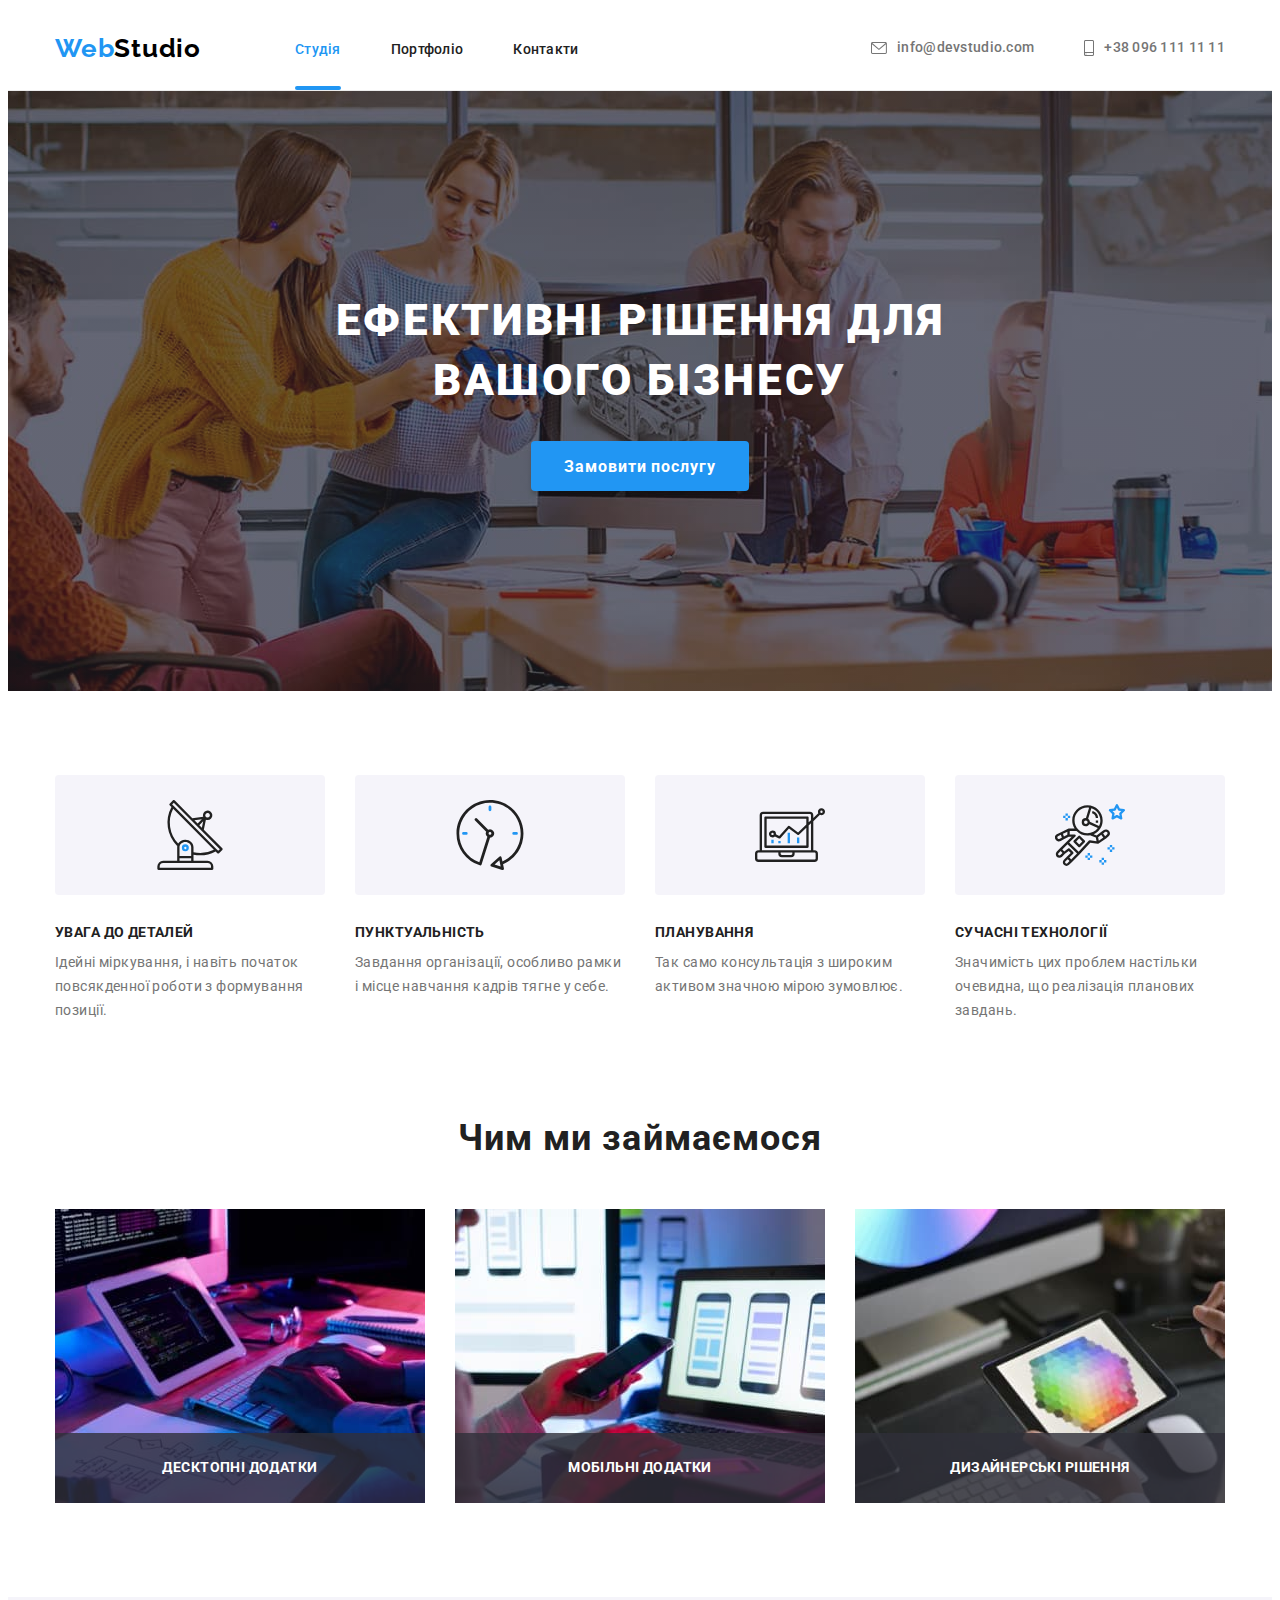
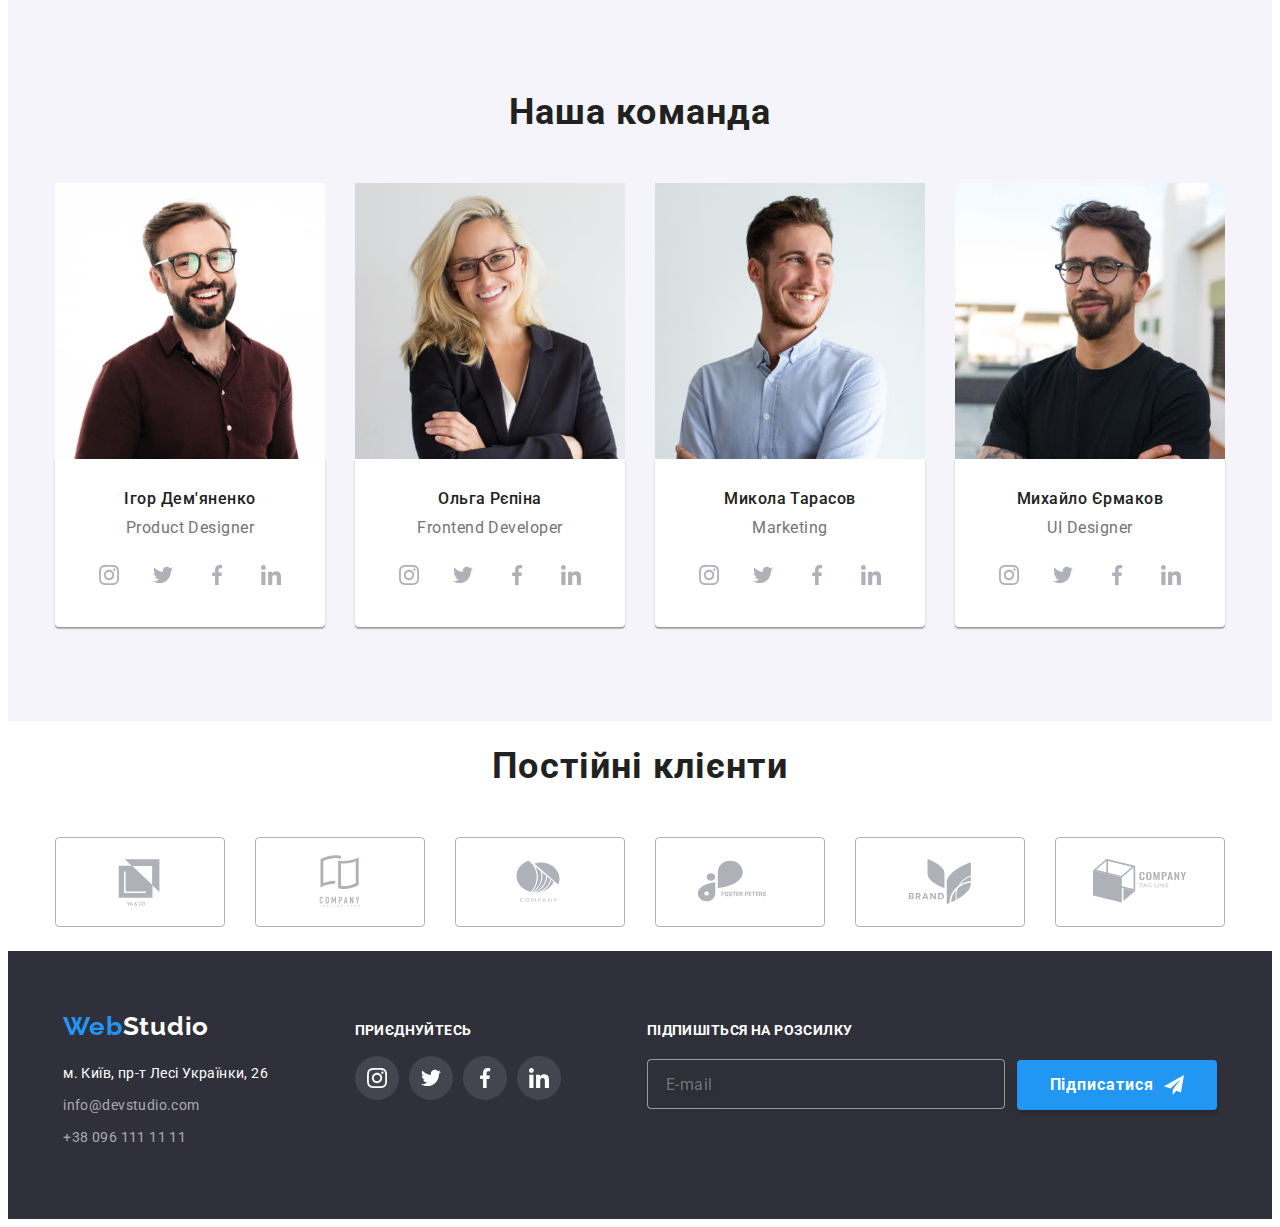
<file: index.html>
<!DOCTYPE html>
<html lang="uk">

<head>
    <meta charset="UTF-8">
    <meta http-equiv="X-UA-Compatible" content="IE=edge">
    <meta name="viewport" content="width=device-width, initial-scale=1.0">
    <title>WebStudio</title>
    <link rel="preconnect" href="https://fonts.googleapis.com">
    <link rel="preconnect" href="https://fonts.gstatic.com" crossorigin>
    <link
        href="https://fonts.googleapis.com/css2?family=Raleway:wght@700&family=Roboto:wght@400;500;700;900&display=swap"
        rel="stylesheet">
    <link rel="stylesheet" href="https://cdnjs.cloudflare.com/ajax/libs/modern-normalize/1.1.0/modern-normalize.min.css" integrity="sha512-wpPYUAdjBVSE4KJnH1VR1HeZfpl1ub8YT/NKx4PuQ5NmX2tKuGu6U/JRp5y+Y8XG2tV+wKQpNHVUX03MfMFn9Q==" crossorigin="anonymous" referrerpolicy="no-referrer" />
    <!-- <link rel="stylesheet" href="./css/styles.css"> -->
    <link rel="stylesheet" href="./css/main.min.css">
    
</head>

<body>
    <header class="header">
        <div class="container header">
            <nav class="navigation">
                <a class="navigation__logo" href="./index.html">
                    Web<span>Studio</span>
                </a>
                <ul class="menu list">
                    <li class="menu__item"><a href="./index.html" class="menu__link current">Студія</a></li>
                    <li class="menu__item"><a href="./portfolio.html" class="menu__link">Портфоліо</a></li>
                    <li class="menu__item"><a href="#" class="menu__link">Контакти</a></li>
                </ul>
            </nav>
            <ul class="connect list">
                <li><a href="mailto:info@devstudio.com" class="connect__mail">
                        <svg class="connect__icon" width="16" height="12">
                            <use href="./image/icons.svg#icon-envelope"></use>
                        </svg>
                    info@devstudio.com</a></li>
                <li><a href="tel:+380961111111" class="connect__tel">
                        <svg class="connect__icon" width="10" height="16">
                            <use href="./image/icons.svg#icon-smartphone"></use>
                        </svg>
                    +38 096 111 11 11</a></li>
            </ul>
        <button type="button" class="menu-open js-open-menu">
            <svg class="button-menu__icon" width="40" height="40" aria-label="мобільне меню">
                <use class="button-menu__open" href="./image/icons.svg#icon-menu"></use>
            </svg>
        </button>
        </div>
        <div class="mob-menu js-menu-container">
            <button type="button" class="mob-menu__button-close js-close-menu">
              <svg class="button-menu__icon" width="30" height="30" aria-label="перемикач мобільного меню">
                <use class="button-menu__closed" href="./image/icons.svg#icon-close-black" aria-expanded="false"></use>
              </svg>
            </button>
            <nav class="mob-menu__container">
              <ul class="mob-menu__list list">
                <li class="mob-menu__social-item"><a class="mob-menu__link current"
                    href="./index.html">Студія</a></li>
                <li class="mob-menu__social-item"><a class="mob-menu__link" href="./portfolio.html">Портфоліо</a></li>
                <li class="mob-menu__social-item"><a class="mob-menu__link" href="#">Контакти</a></li>
              </ul>
              <ul class="mob-menu__contacts list">
                <li class="mob-menu__tel">
                  <a class="mob-menu__tel-link" href="tel:+380961111111">+38 096 111 11 11</a>
                </li>
                <li class="mob-menu__mail">
                  <a class="mob-menu__mail-link" href="mailto:info@devstudio.com">info@devstudio.com</a>
                </li>
              </ul>
              <ul class="mob-menu_socials list">
                <li><a class="mob-menu__social-link" href="">Instagram</a></li>
                <span class="line"></span>
                <li><a class="mob-menu__social-link" href="">Twitter</a></li>
                <span class="line"></span>
                <li><a class="mob-menu__social-link" href="">Facebook</a></li>
                <span class="line"></span>
                <li><a class="mob-menu__social-link" href="">LinkedIn</a></li>
              </ul>
            </nav>
          </div>
    </header> 
    <main>
       <section class="hero ">
            <div class="container hero__container">
                <h1 class="hero__title">Ефективні рішення для вашого бізнесу</h1>
                <button type="button" class="hero__btn" data-modal-open>Замовити послугу</button>
            </div>
        </section>
        <section class="pic section">
            <div class="container pic__container">
                <h2 class="visually-hidden">Переваги</h2>
                <ul class="pic-list list">
                    <li class="pic-list__item icon-antenna">
                            <h3 class="subtitle pic-list__subtitle">Увага до деталей</h3>
                            <p class="after-title pic-lis__text">Ідейні міркування, і навіть початок повсякденної роботи з формування
                                позиції.</p>
                    </li>
                    <li class="pic-list__item icon-clock">
                            <h3 class="subtitle pic-list__subtitle">Пунктуальність</h3>
                            <p class="after-title pic-lis__text">Завдання організації, особливо рамки і місце навчання кадрів тягне у себе.
                            </p>
                    </li>
                    <li class="pic-list__item icon-diagram">
                            <h3 class="subtitle pic-list__subtitle">Планування</h3>
                            <p class="after-title pic-lis__text">Так само консультація з широким активом значною мірою зумовлює.</p>
                    </li>
                    <li class="pic-list__item icon-astronaut">
                            <h3 class="subtitle pic-list__subtitle">Сучасні технології</h3>
                            <p class="after-title pic-lis__text">Значимість цих проблем настільки очевидна, що реалізація планових завдань.
                            </p>
                    </li>
                </ul>
            </div>
        </section>
        <section class="section">
            <div class="container illustration">
                <h2 class="illustration__title">Чим ми займаємося</h2>
                <ul class="illustration-list list">
                    <li class="illustration-list__item">
                        <source srcset="./image/box1.jpg 1x, ./image/box1-2x.jpg 2x" media="(min-width: 1200px)">
                        <img src="./image/box1.jpg" alt="розробка сайтів" width="370">
                        <div class="illustration-list__wrap">
                            <h3 class="illustration-list__text">Десктопні додатки</h3>
                        </div>
                    </li>
                    <li class="illustration-list__item">
                        <source srcset="./image/box2.jpg 1x, .//image/box2-2x.jpg 2x" media="(min-width:1200px)">
                        <img src="./image/box2.jpg" alt="розробка мобільних додатків" width="370">
                        <div class="illustration-list__wrap">
                            <h3 class="illustration-list__text">Мобільні додатки</h3>
                        </div>
                    </li>
                    <li class="illustration-list__item">
                        <source srcset="./image/box3.jpg 1x, .//image/box3-2x.jpg 2x" media="(min-width:1200px)">
                        <img src="./image/box3.jpg" alt="кольорове оформлення сайту" width="370">
                        <div class="illustration-list__wrap">
                            <h3 class="illustration-list__text">Дизайнерські рішення</h3>
                        </div>
                    </li>
                </ul>
            </div>
        </section>
        <section class="team section">
            <div class="container team">
                <h2 class="team__title">Наша команда</h2>
                <ul class="team-list list">
                    <li class="team-list__item">
                        <source srcset="./image/teamcard3-mob.jpg 1x, ./image/teamcard3-mob-2x.jpg 2x"
                            media="(min-width: 320px)">
                        <source srcset="./image/teamcard3-tb.jpg 1x, ./image/teamcard3-tb-2x.jpg 2x"
                            media="(min-width: 768px, max-width: 1199px)">
                        <source srcset="./image/teamcard3.jpg 1x, ./image/teamcard3-2x.jpg 2x" 
                            media="(min-width: 1200px)">
                        <img src="./image/teamcard3-mob.jpg" alt="чоловік в окулярах" width="270"> 
                        <div class="card">                           
                            <h3 class="card__title">Ігор Дем'яненко</h3>
                            <p lang="en" class="card__after-title">Product Designer</p>
                            <ul class="soc-list list">
                                <li class="soc-list__item"><a href="" class="soc-list__link link">
                                    <svg class="soc-list__icon" width="20" height="20">
                                        <use href="./image/icons.svg#icon-instagram"></use>
                                    </svg>
                                </a></li>
                                <li class="soc-list__item"><a href="" class="soc-list__link link">
                                    <svg class="soc-list__icon" width="20" height="20">
                                        <use href="./image/icons.svg#icon-twitter"></use>
                                    </svg>
                                </a></li>
                                <li class="soc-list__item"><a href="" class="soc-list__link link">
                                    <svg class="soc-list__icon" width="20" height="20">
                                        <use href="./image/icons.svg#icon-facebook"></use>
                                    </svg>
                                </a></li>
                                <li class="soc-list__item"><a href="" class="soc-list__link link">
                                    <svg class="soc-list__icon" width="20" height="20">
                                        <use href="./image/icons.svg#icon-linkedin"></use>
                                    </svg>
                                </a></li>
                            </ul>
                        </div>
                    </li>
                    <li class="team-list__item">
                        <source srcset="./image/teamcard2-mb.jpg 1x, ./image/teamcard2-mb-2x.jpg 2x"
                        media="(min-width: 320px)">
                        <source srcset="./image/teamcard2-tb.jpg 1x, ./image/teamcard2-tb-2x.jpg 2x"
                        media="(min-width: 768px, max-width: 1199px)">
                        <source srcset="./image/teamcard2.jpg 1x, ./image/teamcard2-2x.jpg 2x" 
                        media="(min-width: 1200px)">
                        <img src="./image/teamcard2-mb.jpg" alt="жінка в окулярах" width="270">   
                        <div class="card">                         
                            <h3 class="card__title">Ольга Рєпіна</h3>
                            <p lang="en" class="card__after-title">Frontend Developer</p>
                            <ul class="soc-list list">
                                <li class="soc-list__item"><a href="" class="soc-list__link link">
                                    <svg class="soc-list__icon" width="20" height="20">
                                        <use href="./image/icons.svg#icon-instagram"></use>
                                    </svg>
                                </a></li>
                                <li class="soc-list__item"><a href="" class="soc-list__link link">
                                    <svg class="soc-list__icon" width="20" height="20">
                                        <use href="./image/icons.svg#icon-twitter"></use>
                                    </svg>
                                </a></li>
                                <li class="soc-list__item"><a href="" class="soc-list__link link">
                                    <svg class="soc-list__icon" width="20" height="20">
                                        <use href="./image/icons.svg#icon-facebook"></use>
                                    </svg>
                                </a></li>
                                <li class="soc-list__item"><a href="" class="soc-list__link link">
                                    <svg class="soc-list__icon" width="20" height="20">
                                        <use href="./image/icons.svg#icon-linkedin"></use>
                                    </svg>
                                </a></li>
                            </ul>
                        </div>
                    </li>
                    <li class="team-list__item">
                        <source srcset="./image/teamcard1-mb.jpg 1x, ./image/teamcard1-mb-2x.jpg 2x"
                        media="(min-width: 320px)">
                        <source srcset="./image/teamcard1-tb.jpg 1x, ./image/teamcard1-tb-2x.jpg 2x"
                        media="(min-width: 768px, max-width: 1199px)">
                        <source srcset="./image/teamcard1.jpg 1x, ./image/teamcard1-2x.jpg 2x" 
                        media="(min-width: 1200px)">
                        <img src="./image/teamcard1-mb.jpg" alt="чоловік" width="270">  
                        <div class="card">                          
                            <h3 class="card__title">Микола Тарасов</h3>
                            <p lang="en" class="card__after-title">Marketing</p>
                            <ul class="soc-list list">
                                <li class="soc-list__item"><a href="" class="soc-list__link link">
                                    <svg class="soc-list__icon" width="20" height="20">
                                        <use href="./image/icons.svg#icon-instagram"></use>
                                    </svg>
                                </a></li>
                                <li class="soc-list__item"><a href="" class="soc-list__link link">
                                    <svg class="soc-list__icon" width="20" height="20">
                                        <use href="./image/icons.svg#icon-twitter"></use>
                                    </svg>
                                </a></li>
                                <li class="soc-list__item"><a href="" class="soc-list__link link">
                                    <svg class="soc-list__icon" width="20" height="20">
                                        <use href="./image/icons.svg#icon-facebook"></use>
                                    </svg>
                                </a></li>
                                <li class="soc-list__item"><a href="" class="soc-list__link link">
                                    <svg class="soc-list__icon" width="20" height="20">
                                        <use href="./image/icons.svg#icon-linkedin"></use>
                                    </svg>
                                </a></li>
                            </ul>
                        </div>
                    </li>
                    <li class="team-list__item">
                        <source srcset="./image/teamcard4-mb.jpg 1x, ./image/teamcard4-mb-2x.jpg 2x"
                        media="(min-width: 320px)">
                        <source srcset="./image/teamcard4-tb.jpg 1x, ./image/teamcard4-tb-2x.jpg 2x"
                        media="(min-width: 768px, max-width: 1199px)">
                        <source srcset="./image/teamcard4.jpg 1x, ./image/teamcard4-2x.jpg 2x" 
                        media="(min-width: 1200px)">
                        <img src="./image/teamcard4-mb.jpg" alt="чоловік" width="270">
                        <div class="card">
                            <h3 class="card__title">Михайло Єрмаков</h3>
                            <p lang="en" class="card__after-title">UI Designer</p>
                            <ul class="soc-list list">
                                <li class="soc-list__item"><a href="" class="soc-list__link link">
                                    <svg class="soc-list__icon" width="20" height="20">
                                        <use href="./image/icons.svg#icon-instagram"></use>
                                    </svg>
                                </a></li>
                                <li class="soc-list__item"><a href="" class="soc-list__link link">
                                    <svg class="soc-list__icon" width="20" height="20">
                                        <use href="./image/icons.svg#icon-twitter"></use>
                                    </svg>
                                </a></li>
                                <li class="soc-list__item"><a href="" class="soc-list__link link">
                                    <svg class="soc-list__icon" width="20" height="20">
                                        <use href="./image/icons.svg#icon-facebook"></use>
                                    </svg>
                                </a></li>
                                <li class="soc-list__item"><a href="" class="soc-list__link link">
                                    <svg class="soc-list__icon" width="20" height="20">
                                        <use href="./image/icons.svg#icon-linkedin"></use>
                                    </svg>
                                </a></li>
                            </ul>
                        </div>
                    </li>
                </ul>
            </div>
        </section> 
        <section class="client section">
            <div class="container client__container">
                <h2 class="client__title">Постійні клієнти</h2>
                <ul class="icon-list list">
                    <li class="icon-list__item"><a href="" class="icon-list__link link">
                        <svg class="icon-list__icon" width="106" height="60">
                            <use href="./image/icons.svg#icon-logo1"></use>
                        </svg>
                    </a></li>
                    <li class="icon-list__item"><a href="" class="icon-list__link link">
                        <svg class="icon-list__icon" width="106" height="60">
                            <use href="./image/icons.svg#icon-logo2"></use>
                        </svg>
                    </a></li>
                    <li class="icon-list__item"><a href="" class="icon-list__link link">
                        <svg class="icon-list__icon" width="106" height="60">
                            <use href="./image/icons.svg#icon-logo3"></use>
                        </svg>
                    </a></li>
                    <li class="icon-list__item"><a href="" class="icon-list__link link">
                        <svg class="icon-list__icon" width="106" height="60">
                            <use href="./image/icons.svg#icon-logo4"></use>
                        </svg>
                    </a></li>
                    <li class="icon-list__item"><a href="" class="icon-list__link link">
                        <svg class="icon-list__icon" width="106" height="60">
                            <use href="./image/icons.svg#icon-logo5"></use>
                        </svg>
                    </a></li>
                    <li class="icon-list__item"><a href="" class="icon-list__link link">
                        <svg class="icon-list__icon" width="106" height="60">
                            <use href="./image/icons.svg#icon-logo6"></use>
                        </svg>
                    </a></li>
                </ul>
            </div>
        </section> 
    </main>
    <footer class="bottom">
        <div class="footer-container container">
            <div class="footer-adress">
                <a href="./index.html" class="bottom-logo">
                    Web<span class="studio">Studio</span>
                </a>
                <address class="bottom-contact">
                    <ul class="bottom-list list">
                        <li class="bottom-item item">
                            <a href="https://goo.gl/maps/CPtrU1FHBa2aNyZL9" target="_blank" rel="noopener noreferrer"
                                class="bottom-address item">м. Київ,
                                пр-т Лесі Українки,
                                26
                            </a>
                        </li>
                        <li class="bottom-item 	item">
                            <a href="mailto:info@devstudio.com" class="bottom-mail item">info@devstudio.com</a>
                        </li>
                        <li class="bottom-item">
                            <a href="tel:+380961111111" class="bottom-tel">+38 096 111 11 11</a>
                        </li>
                    </ul>
                </address>
            </div>
            <div class="footer-soc">
                <p class="footer-soc__text">приєднуйтесь</p>
                <ul class="footer-list list">
                    <li class="footer-list__item"><a href="" class="footer-list__link link">
                        <svg class="footer-list__icon" width="20" height="20">
                            <use href="./image/icons.svg#icon-instagram"></use>
                        </svg>
                    </a></li>
                    <li class="footer-list__item"><a href="" class="footer-list__link link">
                        <svg class="footer-list__icon"  width="20" height="20">
                            <use href="./image/icons.svg#icon-twitter"></use>
                        </svg>
                    </a></li>
                    <li class="footer-list__item"><a href="" class="footer-list__link link">
                        <svg class="footer-list__icon" width="20" height="20">
                            <use href="./image/icons.svg#icon-facebook"></use>
                        </svg>
                    </a></li>
                    <li class="footer-list__item"><a href="" class="footer-list__link link">
                        <svg class="footer-list__icon" width="20" height="20">
                            <use href="./image/icons.svg#icon-linkedin"></use>
                        </svg>
                    </a></li>
                </ul>
            </div>
            <div class="subscription">
                <p class="subscription__text">підпишіться на розсилку</p>
                <form action="#" class="subscription__form">
                  <div class="mail-subscription">
                    <label for="mail-subscription">
                        <input
                          class="mail-subscription"
                          type="mail"
                          placeholder="E-mail"
                          name="mail-subscription"
                          id="mail-subscription"
                        />
                      </label>
                  </div>
                  <div class="submit-button">
                    <button class="submit-btn" type="submit">
                        Підписатися
                        <svg class="icon-subscription" width="20" height="20">
                          <use href="./image/icons.svg#icon-send"></use>
                        </svg>
                      </button>
                  </div>
            </div>   
        </div>    
    </footer>
                     <!-- Modal -->
    <div class="backdrop is-hidden" data-modal>
        <div class="modal">
            <button type="button" class="modal-close" data-modal-close>
                <svg class="modal-close-icon" width="18" height="18">
                    <use href="./image/icons.svg#icon-close-black"></use>
                </svg>
            </button>
            <p class="modal-title">Залиште свої дані, ми вам передзвонимо</p>
            <form class="modal-form">
                    <label for="user-name" class="input-label">Ім'я</label>
                    <div class="input-wrap">
                        <input 
                            type="text" 
                            class="modal-input" 
                            name="user-name"
                            required
                            id="user-name"
                        />
                        <svg class="modal-input-icon" width="18" height="18">
                            <use href="./image/icons.svg#icon-person"></use>
                        </svg>
                    </div>
                    <label for="user-tel" class="input-label">Телефон</label>
                    <div class="input-wrap">
                        <input 
                            type="tel" 
                            class="modal-input" 
                            name="user-tel"
                            required
                            id="user-tel"
                         />
                         <svg class="modal-input-icon" width="18" height="18">
                            <use href="./image/icons.svg#icon-phone"></use>
                        </svg>
                    </div>
                    <label for="user-email" class="input-label">Пошта</label>
                    <div class="input-wrap">
                        <input 
                            type="email" 
                            class="modal-input"
                            name="user-email"
                            required
                            id="user-email"
                        />
                        <svg class="modal-input-icon" width="18" height="18">
                            <use href="./image/icons.svg#icon-email"></use>
                        </svg>
                    </div>
                    <label for="user-comment" class="input-label">Коментар</label>
                    <div class="input-wrap">
                        <textarea
                        name="user-comment"
                        class="modal-comment"
                        id="user-comment"
                        placeholder="Введіть текст"
                        ></textarea>
                    </div>
                    <div class="input-privacy">
                        <input 
                            type="checkbox"
                            name="privacy"
                            id="privacy"
                            class="input-check visually-hidden"
                        />
                        <label for="privacy" class="check-text">
                            <span>
                                <svg class="check-icon" width="16" height="15">
                                    <use href="./image/icons.svg#icon-check"></use>
                                </svg>
                            </span>
                            Погоджуюся з розсилкою та приймаю
                            <a class="policy-link" href="#">Умови договору</a>
                        </label>
                    </div>    

                <button class="submit-btn" type="submit">Відправити</button>
            </form>
        </div>
    </div>

    <script src="./js/modal.js"></script>
    <script src="./js/mob-menu.js"></script>
</body>

</html>
</file>
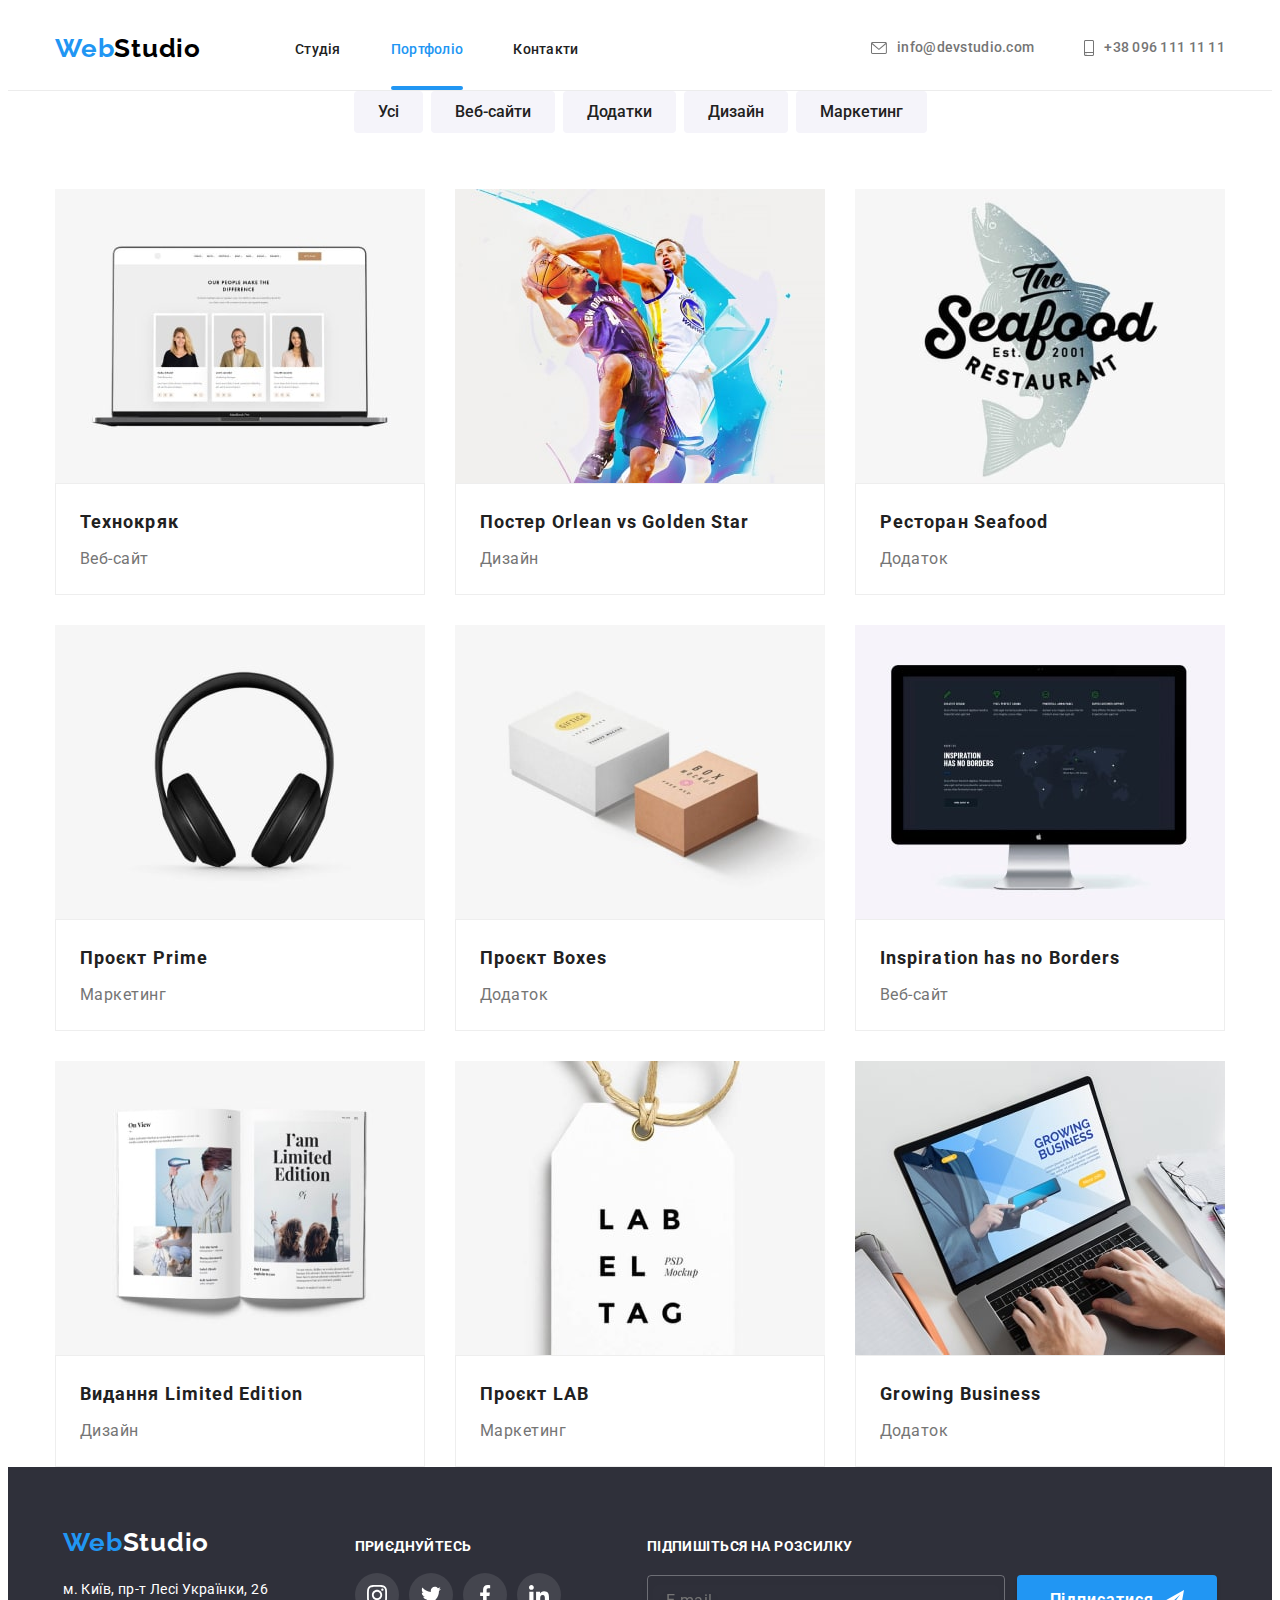
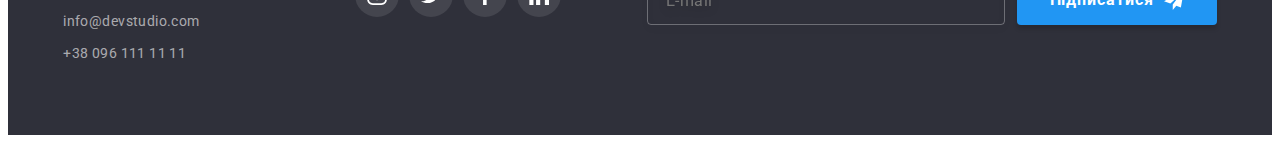
<file: portfolio.html>
<!DOCTYPE html>
<html lang="uk">

<head>
    <meta charset="UTF-8">
    <meta http-equiv="X-UA-Compatible" content="IE=edge">
    <meta name="viewport" content="width=device-width, initial-scale=1.0">
    <title>WebStudio</title>
    <link rel="preconnect" href="https://fonts.googleapis.com">
    <link rel="preconnect" href="https://fonts.gstatic.com" crossorigin>
    <link
        href="https://fonts.googleapis.com/css2?family=Raleway:wght@700&family=Roboto:wght@400;500;700;900&display=swap"
        rel="stylesheet">
    <link rel="stylesheet" href="https://cdnjs.cloudflare.com/ajax/libs/modern-normalize/1.1.0/modern-normalize.min.css" integrity="sha512-wpPYUAdjBVSE4KJnH1VR1HeZfpl1ub8YT/NKx4PuQ5NmX2tKuGu6U/JRp5y+Y8XG2tV+wKQpNHVUX03MfMFn9Q==" crossorigin="anonymous" referrerpolicy="no-referrer" />
    <!-- <link rel="stylesheet" href="./css/styles.css">  -->
    <link rel="stylesheet" href="./css/main.min.css">
    
</head>

<body>
    <header class="header">
        <div class="container header">
            <nav class="navigation">
                <a class="navigation__logo" href="./index.html">
                    Web<span>Studio</span>
                </a>
                <ul class="menu list">
                    <li class="menu__item"><a href="./index.html" class="menu__link">Студія</a></li>
                    <li class="menu__item"><a href="./portfolio.html" class="menu__link current">Портфоліо</a></li>
                    <li class="menu__item"><a href="#" class="menu__link">Контакти</a></li>
                </ul>
            </nav>
            <ul class="connect list">
                <li><a href="mailto:info@devstudio.com" class="connect__mail">
                        <svg class="connect__icon" width="16" height="12">
                            <use href="./image/icons.svg#icon-envelope"></use>
                        </svg>
                    info@devstudio.com</a></li>
                <li><a href="tel:+380961111111" class="connect__tel">
                        <svg class="connect__icon" width="10" height="16">
                            <use href="./image/icons.svg#icon-smartphone"></use>
                        </svg>
                    +38 096 111 11 11</a></li>
            </ul>
        </div>
    </header>
    <main>
        <section class="navigation section">
            <div class="container">
                <h1 class="visually-hidden">Навігація</h1>
                <ul class="navigation-list list">
                    <li><button type="button" class="navigation-list__btn">Усі</button></li>
                    <li><button type="button" class="navigation-list__btn">Веб-сайти</button></li>
                    <li><button type="button" class="navigation-list__btn">Додатки</button></li>
                    <li><button type="button" class="navigation-list__btn">Дизайн</button></li>
                    <li><button type="button" class="navigation-list__btn">Маркетинг</button></li>
                </ul>
                <ul class="portfolio-list list">
                    <li class="portfolio-item">
                        <a class="link" href="#">
                            <div class="portfolio-top-wrap">
                                <img src="./image/portfolio1-min.jpg" alt="Ноутбук" width="370">
                                <p class="portfolio-top-text">Ресурс пропонує комплексні пропозиції з різним рівнем функціоналу та сервісів. Все це дозволить відвідувачу отримати вичерпні відомості про компанію чи приватну особу.</p>
                            </div>
                            <div class="examples">
                                <h2 class="portfolio-works">Технокряк</h2>
                                <p class="portfolio-after-title">Веб-сайт</p>
                            </div>
                        </a>    
                    </li>
                    <li class="portfolio-item">
                        <a class="link" href="#">
                            <div class="portfolio-top-wrap">
                                <img class="item" src="./image/portfolio2-min.jpg" alt="Постер" width="370">
                                <p class="portfolio-top-text">Ресурс пропонує комплексні пропозиції з різним рівнем функціоналу та сервісів. Все це дозволить відвідувачу отримати вичерпні відомості про компанію чи приватну особу.</p>
                            </div>
                            <div class="examples">
                                <h2 class="portfolio-works">Постер Orlean vs Golden Star</h2>
                                <p class="portfolio-after-title">Дизайн</p>
                            </div> 
                        </a>    
                    </li>
                    <li class="portfolio-item">
                        <a class="link" href="#">
                            <div class="portfolio-top-wrap"> 
                                <img class="item" src="./image/portfolio3-min.jpg" alt="Постер" width="370">
                                <p class="portfolio-top-text">Ресурс пропонує комплексні пропозиції з різним рівнем функціоналу та сервісів. Все це дозволить відвідувачу отримати вичерпні відомості про компанію чи приватну особу.</p>
                            </div>   
                                <div class="examples">
                                <h2 class="portfolio-works">Ресторан Seafood</h2>
                                <p class="portfolio-after-title">Додаток</p>
                            </div>
                        </a>    
                    </li>
                    <li class="portfolio-item">
                        <a class="link" href="#">
                            <div class="portfolio-top-wrap"> 
                                <img class="item" src="./image/portfolio4-min.jpg" alt="Навушники" width="370">
                                <p class="portfolio-top-text">Ресурс пропонує комплексні пропозиції з різним рівнем функціоналу та сервісів. Все це дозволить відвідувачу отримати вичерпні відомості про компанію чи приватну особу.</p>
                            </div>
                                <div class="examples">
                                <h2 class="portfolio-works">Проєкт Prime</h2>
                                <p class="portfolio-after-title">Маркетинг</p>
                            </div>
                        </a>    
                    </li>
                    <li class="portfolio-item">
                        <a class="link" href="#">
                            <div class="portfolio-top-wrap"> 
                                <img class="item" src="./image/portfolio5-min.jpg" alt="Дві коробки" width="370">
                                <p class="portfolio-top-text">Ресурс пропонує комплексні пропозиції з різним рівнем функціоналу та сервісів. Все це дозволить відвідувачу отримати вичерпні відомості про компанію чи приватну особу.</p>
                            </div>
                            <div class="examples">
                                <h2 class="portfolio-works">Проєкт Boxes</h2>
                                <p class="portfolio-after-title">Додаток</p>
                            </div>
                        </a>    
                    </li>
                    <li class="portfolio-item">
                        <a class="link" href="#">
                            <div class="portfolio-top-wrap"> 
                                <img class="item" src="./image/portfolio6-min.jpg" alt="Монітор" width="370">
                                <p class="portfolio-top-text">Ресурс пропонує комплексні пропозиції з різним рівнем функціоналу та сервісів. Все це дозволить відвідувачу отримати вичерпні відомості про компанію чи приватну особу.</p>
                            </div>
                            <div class="examples">
                                <h2 lang="en" class="portfolio-works">Inspiration has no Borders</h2>
                                <p class="portfolio-after-title">Веб-сайт</p>
                            </div>
                        </a>    
                    </li>
                    <li class="portfolio-item">
                        <a class="link" href="#">
                            <div class="portfolio-top-wrap"> 
                                <img class="item" src="./image/portfolio7-min.jpg" alt="Книга" width="370">
                                <p class="portfolio-top-text">Ресурс пропонує комплексні пропозиції з різним рівнем функціоналу та сервісів. Все це дозволить відвідувачу отримати вичерпні відомості про компанію чи приватну особу.</p>
                            </div>
                            <div class="examples">
                                <h2 class="portfolio-works">Видання Limited Edition</h2>
                                <p class="portfolio-after-title">Дизайн</p>
                            </div>
                        </a>    
                    </li>
                    <li class="portfolio-item">
                        <a class="link" href="#">
                            <div class="portfolio-top-wrap"> 
                                <img class="item" src="./image/portfolio8-min.jpg" alt="Цінник" width="370">
                                <p class="portfolio-top-text">Ресурс пропонує комплексні пропозиції з різним рівнем функціоналу та сервісів. Все це дозволить відвідувачу отримати вичерпні відомості про компанію чи приватну особу.</p>
                            </div>
                            <div class="examples">
                                <h2 class="portfolio-works">Проєкт LAB</h2>
                                <p class="portfolio-after-title">Маркетинг</p>
                            </div>
                        </a>    
                    </li>
                    <li class="portfolio-item">
                        <a class="link" href="#">
                            <div class="portfolio-top-wrap"> 
                                <img class="item" src="./image/portfolio9-min.jpg" alt="Ноутбук" width="370">
                                <p class="portfolio-top-text">Ресурс пропонує комплексні пропозиції з різним рівнем функціоналу та сервісів. Все це дозволить відвідувачу отримати вичерпні відомості про компанію чи приватну особу.</p>
                            </div>
                            <div class="examples">
                                <h2 lang="en" class="portfolio-works">Growing Business</h2>
                                <p class="portfolio-after-title">Додаток</p>
                            </div>
                        </a>    
                    </li>
                </ul>
            </div>
        </section>
    </main>
    <footer class="bottom">
        <div class="footer-container container">
            <div class="footer-adress">
                <a href="./index.html" class="bottom-logo">
                    Web<span class="studio">Studio</span>
                </a>
                <address class="bottom-contact">
                    <ul class="bottom-list list">
                        <li class="bottom-item item">
                            <a href="https://goo.gl/maps/CPtrU1FHBa2aNyZL9" target="_blank" rel="noopener noreferrer"
                                class="bottom-address item">м. Київ,
                                пр-т Лесі Українки,
                                26
                            </a>
                        </li>
                        <li class="bottom-item 	item">
                            <a href="mailto:info@devstudio.com" class="bottom-mail item">info@devstudio.com</a>
                        </li>
                        <li class="bottom-item">
                            <a href="tel:+380961111111" class="bottom-tel">+38 096 111 11 11</a>
                        </li>
                    </ul>
                </address>
            </div>
            <div class="footer-soc">
                <p class="footer-soc__text">приєднуйтесь</p>
                <ul class="footer-list list">
                    <li class="footer-list__item"><a href="" class="footer-list__link link">
                        <svg class="footer-list__icon" width="20" height="20">
                            <use href="./image/icons.svg#icon-instagram"></use>
                        </svg>
                    </a></li>
                    <li class="footer-list__item"><a href="" class="footer-list__link link">
                        <svg class="footer-list__icon"  width="20" height="20">
                            <use href="./image/icons.svg#icon-twitter"></use>
                        </svg>
                    </a></li>
                    <li class="footer-list__item"><a href="" class="footer-list__link link">
                        <svg class="footer-list__icon" width="20" height="20">
                            <use href="./image/icons.svg#icon-facebook"></use>
                        </svg>
                    </a></li>
                    <li class="footer-list__item"><a href="" class="footer-list__link link">
                        <svg class="footer-list__icon" width="20" height="20">
                            <use href="./image/icons.svg#icon-linkedin"></use>
                        </svg>
                    </a></li>
                </ul>
            </div>
            <div class="subscription">
                <p class="subscription__text">підпишіться на розсилку</p>
                <form action="#" class="subscription__form">
                  <label for="mail-subscription">
                    <input
                      class="mail-subscription"
                      type="mail"
                      placeholder="E-mail"
                      name="mail-subscription"
                      id="mail-subscription"
                    />
                  </label>
                  <button class="submit-btn" type="submit">
                    Підписатися
                    <svg class="icon-subscription" width="20" height="20">
                      <use href="./image/icons.svg#icon-send"></use>
                    </svg>
                  </button>
                </form>
              </div>            
        </div>    
    </footer>
</body>

</html>
</file>
<file: css/styles.css>

</file>
<file: css/main.min.css>
:root{--main-color: #757575;--secondary-color: #212121;--main-bg-color: #2196f3;--accent-color: #ffffff;--main-transition: color 250ms cubic-bezier(0.4, 0, 0.2, 1);--fill-transition: fill 250ms cubic-bezier(0.4, 0, 0.2, 1)}p,h1,h2,h3,h4,h5,h6{margin:0}ul,ol{margin:0;padding-left:0}button{cursor:pointer}address{font-style:normal}img{display:block;height:auto;max-width:100%;width:100%}html{box-sizing:border-box}*,*::before,*::after{box-sizing:border-box}body{color:var(--main-color);font-family:"Roboto",sans-serif}.list{list-style:none}.visually-hidden{color:rgba(0,0,0,0);position:absolute;width:1px;height:1px;margin:-1px;border:0;padding:0;white-space:nowrap;-webkit-clip-path:inset(100%);clip-path:inset(100%);clip:rect(0 0 0 0);overflow:hidden}.container{width:100%;padding-left:15px;padding-right:15px;margin:0 auto}@media screen and (min-width: 300px){.container{max-width:480px}}@media screen and (min-width: 768px){.container{max-width:768px}}@media screen and (min-width: 1200px){.container{max-width:1200px}}@media screen and (min-width: 768px){header{border-bottom:1px solid #ececec;max-width:100%}}@media screen and (min-width: 1200px){header{border-bottom:1px solid #ececec;max-width:100%}}.container.header{display:flex;align-items:center;justify-content:space-between;padding-top:20px;padding-bottom:20px}@media screen and (min-width: 1200px){.container.header{padding-top:25px;padding-bottom:26px}}.navigation{display:flex;align-items:center}.menu{display:none;gap:50px}@media screen and (min-width: 768px){.menu{display:flex;margin-left:88px}}@media screen and (min-width: 1200px){.menu{margin-left:94px;display:flex}}.navigation__logo{font-family:"Raleway",sans-serif;font-weight:700;font-size:24px;line-height:1.17;letter-spacing:.03em;color:var(--main-bg-color);text-decoration:none}@media screen and (min-width: 768px){.navigation__logo{font-size:26px;line-height:1.19}}@media screen and (min-width: 1200px){.navigation__logo{font-size:26px;line-height:1.19}}.connect{display:none}@media screen and (min-width: 768px){.connect{display:flex;flex-direction:column;align-items:flex-start;gap:10px}}@media screen and (min-width: 1200px){.connect{display:flex;flex-direction:row;align-items:center;gap:50px}}span{font-family:"Raleway",sans-serif;font-weight:700;font-size:24px;line-height:1.17;letter-spacing:.03em;color:#000;text-decoration:none}@media screen and (min-width: 768px){span{font-size:26px;line-height:1.19}}@media screen and (min-width: 1200px){span{font-size:26px;line-height:1.19}}.menu__link{font-weight:500;font-size:14px;letter-spacing:.02em;color:var(--secondary-color);text-decoration:none;transition:var(--main-transition)}@media screen and (min-width: 768px){.menu__link{line-height:1.17}}@media screen and (min-width: 1200px){.menu__link{line-height:1.14}}.menu__link:hover,.menu__link:focus{color:var(--main-bg-color)}.menu__link.current{color:var(--main-bg-color);position:relative}.menu__link.current::after{content:"";display:block;position:absolute;height:4px;width:100%;border-radius:2px;left:0;bottom:-33px;background-color:var(--main-bg-color)}.connect__mail,.connect__tel{font-weight:500;font-size:12px;line-height:.86;letter-spacing:.02em;color:var(--main-color);text-decoration:none;display:flex;align-items:center;justify-content:center;gap:10px;transition:var(--main-transition)}@media screen and (min-width: 1200px){.connect__mail,.connect__tel{font-size:14px;line-height:1.14}}.connect__mail:hover,.connect__mail:focus,.connect__tel:hover,.connect__tel:focus{color:var(--main-bg-color)}.connect__icon{fill:var(--main-color);transition:var(--fill-transition)}.header-tel:hover .connect__icon,.header-tel:focus .connect__icon,.header-mail:hover .connect__icon,.header-mail:focus .connect__icon{fill:var(--main-bg-color)}.hero{max-width:480px;height:400px;margin:0 auto;background-color:#2f303a;background-image:linear-gradient(rgba(47, 48, 58, 0.4), rgba(47, 48, 58, 0.4)),url(../image/background-mb.jpg);background-repeat:no-repeat;background-position:center;background-size:cover;text-align:center;padding:118px 0;width:100%}@media(min-device-pixel-ratio: 2),(-webkit-min-device-pixel-ratio: 2),(min-resolution: 192dpi),(min-resolution: 2dppx){.hero{background-image:linear-gradient(to right, rgba(47, 48, 58, 0.4), rgba(47, 48, 58, 0.4)),url(../image/background-mb-2x.jpg)}}@media screen and (min-width: 768px){.hero{background-image:linear-gradient(to right, rgba(47, 48, 58, 0.4), rgba(47, 48, 58, 0.4)),url(../image/background-tb.jpg);max-width:768px;width:100%}}@media screen and (min-width: 768px)and (min-device-pixel-ratio: 2),screen and (min-width: 768px)and (-webkit-min-device-pixel-ratio: 2),screen and (min-width: 768px)and (min-resolution: 192dpi),screen and (min-width: 768px)and (min-resolution: 2dppx){.hero{background-image:linear-gradient(to right, rgba(47, 48, 58, 0.4), rgba(47, 48, 58, 0.4)),url(../image/background-tb-2x.jpg)}}@media screen and (min-width: 1200px){.hero{max-width:1600px;height:600px;padding:200px 0;background-image:linear-gradient(to right, rgba(47, 48, 58, 0.4), rgba(47, 48, 58, 0.4)),url(../image/background.jpg);width:100%}}@media screen and (min-width: 1200px)and (min-device-pixel-ratio: 2),screen and (min-width: 1200px)and (-webkit-min-device-pixel-ratio: 2),screen and (min-width: 1200px)and (min-resolution: 192dpi),screen and (min-width: 1200px)and (min-resolution: 2dppx){.hero{background-image:linear-gradient(to right, rgba(47, 48, 58, 0.4), rgba(47, 48, 58, 0.4)),url(../image/background-2x.jpg)}}.hero__title{margin:0 auto 30px auto;color:var(--accent-color);font-family:inherit;font-weight:900;font-size:26px;line-height:1.62;letter-spacing:.06em;text-align:center;text-transform:uppercase;max-width:360px}@media screen and (min-width: 1200px){.hero__title{max-width:696px;font-size:44px;line-height:1.36}}.hero__btn{font-family:"Roboto",sans-serif;color:var(--accent-color);background-color:var(--main-bg-color);font-weight:700;font-size:16px;line-height:1.88;letter-spacing:.06em;cursor:pointer;display:inline-flex;text-align:center;border:1px solid rgba(0,0,0,0);padding:10px 32px;min-width:216px;height:50px;border-radius:4px;box-shadow:0px 4px 4px rgba(0,0,0,.15)}.hero__btn:active{color:var(--accent-color);background-color:#188ce8}.pic{padding-top:60px;padding-bottom:60px}@media screen and (min-width: 1200px){.pic{padding-top:84px;padding-bottom:94px}}.pic-list__subtitle{font-family:inherit;font-weight:700;font-size:14px;line-height:1.14;letter-spacing:.03em;text-transform:uppercase;color:var(--secondary-color);margin-bottom:10px}@media screen and (min-width: 300px){.pic-list__subtitle{text-align:center}}@media screen and (min-width: 768px){.pic-list__subtitle{text-align:start}}@media screen and (min-width: 1200px){.pic-list__subtitle{text-align:start}}.pic-lis__text{font-family:inherit;font-weight:400;font-size:14px;line-height:1.71;letter-spacing:.03em}.pic-list{display:flex;gap:30px;flex-wrap:wrap;width:100%}.pic-list__item{width:100%}@media screen and (min-width: 768px){.pic-list__item{width:calc((100% - 30px)/2)}}@media screen and (min-width: 1200px){.pic-list__item{width:calc((100% - 90px)/4)}}.pic-list__item::before{display:block;content:"";height:120px;background-size:70px;background-repeat:no-repeat;background-position:center;background-color:#f5f4fa;margin-bottom:30px;border-radius:4px}.icon-antenna::before{background-image:url(../image/antenna.svg)}.icon-clock::before{background-image:url(../image/clock.svg)}.icon-diagram::before{background-image:url(../image/diagram.svg)}.icon-astronaut::before{background-image:url(../image/astronaut.svg)}.illustration{padding-top:0;display:none}@media screen and (min-width: 1200px){.illustration{display:block;padding-bottom:94px}}.illustration__title{font-weight:700;font-size:36px;line-height:1.17;letter-spacing:.03em;color:var(--secondary-color);margin-bottom:50px;text-align:center}.illustration-list{display:flex;gap:30px}.illustration-list__item{position:relative}.illustration-list__wrap{position:absolute;bottom:0;width:100%;height:70px;background-color:rgba(47,48,58,.8)}.illustration-list__text{font-family:inherit;font-weight:700;font-size:14px;line-height:1.14;text-align:center;letter-spacing:.03em;text-transform:uppercase;color:var(--accent-color);padding:27px 0}.team{background-color:#f5f4fa;text-align:center}.team-list{display:flex;gap:30px;flex-wrap:wrap;width:100%;padding-bottom:60px}@media screen and (min-width: 1200px){.team-list{padding-bottom:94px}}.team-list__item{width:100%}@media screen and (min-width: 768px){.team-list__item{width:calc((100% - 30px)/2)}}@media screen and (min-width: 1200px){.team-list__item{width:calc((100% - 90px)/4)}}.card{background:var(--accent-color);box-shadow:0px 1px 3px rgba(0,0,0,.12),0px 1px 1px rgba(0,0,0,.14),0px 2px 1px rgba(0,0,0,.2);border-radius:0px 0px 4px 4px;width:100%;display:block;padding-top:30px;padding-bottom:30px}.team__title{margin-bottom:30px;color:var(--secondary-color);font-family:inherit;font-weight:700;font-size:28px;line-height:1.18;letter-spacing:.03em;text-align:center;padding-top:60px}@media screen and (min-width: 1200px){.team__title{margin-bottom:50px;font-size:36px;line-height:1.17}}@media screen and (min-width: 1200px){.team__title{padding-top:94px}}.card__title{font-weight:500;font-size:16px;line-height:1.19;letter-spacing:.03em;color:var(--secondary-color);margin-bottom:10px}.card__after-title{font-size:16px;line-height:1.19;letter-spacing:.03em;margin-bottom:16px}.soc-list{display:flex;justify-content:center;gap:10px}.soc-list__item{width:44px;height:44px}.soc-list__link{width:100%;height:100%;border-radius:50%;display:flex;align-items:center;justify-content:center;transition:var(--main-transition),background-color 250ms cubic-bezier(0.4, 0, 0.2, 1)}.soc-list__link:hover,.soc-list__link:focus{background-color:var(--main-bg-color)}.soc-list__icon{fill:#afb1b8;transition:var(--fill-transition)}.soc-list__link:hover .soc-list__icon,.soc-list__link:focus .soc-list__icon{fill:var(--accent-color)}.client{padding-top:30px;padding-bottom:30px}@media screen and (min-width: 1200px){.client{padding-top:24px;padding-bottom:24px}}.client__title{margin-bottom:30px;color:var(--secondary-color);font-family:inherit;font-weight:700;font-size:28px;line-height:1.18;letter-spacing:.03em;text-align:center}@media screen and (min-width: 1200px){.client__title{margin-bottom:50px;font-size:36px;line-height:1.17}}.icon-list{display:flex;gap:30px;flex-wrap:wrap;width:100%}.icon-list__item{width:calc((100% - 30px)/2);height:90px}@media screen and (min-width: 768px){.icon-list__item{width:calc((100% - 60px)/3)}}@media screen and (min-width: 1200px){.icon-list__item{width:calc((100% - 150px)/6)}}.icon-list__link{width:100%;height:100%;border:1px solid #afb1b8;border-radius:4px;display:flex;align-items:center;justify-content:center;transition:border-color 250ms cubic-bezier(0.4, 0, 0.2, 1)}.icon-list__link:hover,.icon-list__link:focus{border-color:var(--main-bg-color)}.icon-list__icon{fill:#afb1b8;transition:var(--fill-transition)}.icon-list__link:hover .icon-list__icon,.icon-list__link:focus .icon-list__icon{fill:var(--main-bg-color)}.bottom{background-color:#2f303a;padding-top:60px;padding-bottom:60px}.bottom-logo{font-family:"Raleway",sans-serif;font-weight:700;font-size:26px;line-height:1.19;letter-spacing:.03em;text-decoration:none;color:var(--main-bg-color);display:flex;margin-bottom:20px;margin-left:auto;margin-right:auto;justify-content:center;align-items:center}@media screen and (min-width: 1200px){.bottom-logo{justify-content:start;align-items:flex-start}}.bottom-address{font-family:"Roboto";font-style:normal;font-weight:400;font-size:14px;line-height:1.71;letter-spacing:.03em;text-decoration:none;color:var(--accent-color)}.bottom-mail,.bottom-tel{font-style:normal;font-size:14px;line-height:1.71;letter-spacing:.03em;color:rgba(255,255,255,.6);text-decoration:none;transition:var(--main-transition)}.bottom-mail:hover,.bottom-mail:focus,.bottom-tel:hover,.bottom-tel:focus{color:var(--main-bg-color)}.bottom-list{display:flex;flex-direction:column;justify-content:center;align-items:center;gap:8px;margin-bottom:60px}@media screen and (min-width: 1200px){.bottom-list{margin-bottom:9px;justify-content:start;align-items:flex-start}}.studio{font-family:"Raleway",sans-serif;font-weight:700;font-size:26px;line-height:1.19;letter-spacing:.03em;color:var(--accent-color);text-decoration:none}@media screen and (min-width: 768px){.footer-container{display:flex;flex-direction:row;flex-wrap:wrap;justify-content:space-around;align-items:baseline}}@media screen and (min-width: 1200px){.footer-container{display:flex;align-items:baseline;gap:70px}}.footer-soc{margin-bottom:60px}@media screen and (min-width: 1200px){.footer-soc{margin-bottom:0}}.footer-soc__text{font-family:"Roboto",sans-serif;font-style:normal;font-weight:700;font-size:14px;line-height:.88;letter-spacing:.03em;text-transform:uppercase;color:var(--accent-color);margin-bottom:20px;display:flex;justify-content:center;align-items:center;margin-left:auto;margin-right:auto}@media screen and (min-width: 1200px){.footer-soc__text{justify-content:start;align-items:flex-start}}.footer-list{display:flex;gap:10px;justify-content:center;margin-top:16px}.footer-list__item{width:44px;height:44px}.footer-list__link.link{width:100%;height:100%;background:rgba(255,255,255,.1);border-radius:50%;display:flex;align-items:center;justify-content:center;transition:background-color 250ms cubic-bezier(0.4, 0, 0.2, 1)}.footer-list__icon{fill:var(--accent-color);transition:var(--fill-transition)}.footer-list__link:hover .footer-list__icon,.footer-list__link:focus .footer-list__icon{fill:var(--accent-color)}.footer-list__link:hover,.footer-list__link:focus{background-color:var(--main-bg-color)}.menu-open{position:absolute;display:flex;top:10px;right:0;margin:0;padding:0;border:none;background-color:rgba(0,0,0,0)}.menu-open:hover{fill:var(--main-bg-color)}.menu-open:focus{fill:var(--main-bg-color)}@media screen and (min-width: 768px){.menu-open{display:none}}@media screen and (min-width: 1200px){.menu-open{display:none}}.mob-menu{position:fixed;top:0;left:0;width:100vw;height:100vh;padding:48px 40px;display:none;background-color:var(--accent-color);z-index:1;padding:48px 0 48px 40px;box-shadow:0px 4px 8px rgba(0,0,0,.04),0px 2px 4px rgba(0,0,0,.08),0px 1px 3px rgba(0,0,0,.16)}.mob-menu.is-open{display:block;flex-direction:column}.mob-menu__button-close{position:absolute;top:10px;right:15px;align-items:center;display:flex;justify-content:center;background-color:rgba(0,0,0,0);border:none;cursor:pointer;transition:fill 250ms cubic-bezier(0.4, 0, 0.2, 1)}.mob-menu__button-close:hover,.mob-menu__button-close:focus{fill:var(--main-bg-color)}.mob-menu_socials{text-decoration:none;display:flex;justify-content:baseline;flex-wrap:wrap}.mob-menu__social-link{text-decoration:none;font-weight:500;font-size:18px;line-height:1.22;letter-spacing:.02em;color:var(--main-bg-color);margin-right:10px;margin-left:10px}.mob-menu__social-item{font-style:normal;margin-bottom:32px}.mob-menu__social-item::last-child{margin-bottom:0px}.mob-menu__link{font-style:normal;font-weight:500;font-size:40px;line-height:1.18;text-align:center;letter-spacing:.02em;text-decoration:none;color:var(--secondary-color)}.mob-menu__link:hover,.mob-menu__link:focus{color:var(--main-bg-color)}.current{color:var(--main-bg-color)}.mob-menu__list{display:block;flex-direction:column;flex-wrap:wrap;gap:32px;margin-bottom:auto}.mob-menu__contacts{display:flex;flex-direction:column;margin-bottom:64px}.mob-menu__container{display:flex;flex-direction:column;height:100%}.mob-menu__tel{font-weight:500;line-height:1.18;letter-spacing:.02em;text-decoration:none;text-decoration:none;color:var(--main-bg-color);font-size:20px;margin-bottom:32px}@media screen and (min-width: 480px){.mob-menu__tel{font-size:34px}}.mob-menu__tel-link{font-weight:500;line-height:1.18;letter-spacing:.02em;text-decoration:none;text-decoration:none;color:var(--main-bg-color);font-size:20px;margin-bottom:32px}@media screen and (min-width: 480px){.mob-menu__tel-link{font-weight:500;font-size:34px;line-height:1.18;letter-spacing:.02em;text-decoration:none;text-decoration:none;color:var(--main-bg-color)}.mob-menu__tel-link:hover,.mob-menu__tel-link:focus{color:var(--main-bg-color)}}.mob-menu__mail{margin-bottom:64px;font-weight:500;font-size:24px;line-height:1.17;letter-spacing:.02em}.mob-menu__mail-link{text-decoration:none;color:var(--primary-color)}.mob-menu__mail-link:hover,.mob-menu__mail-link:focus{color:var(--main-bg-color)}.line{border:1px solid rgba(33,33,33,.2)}.subscription{display:flex;flex-direction:column}@media screen and (min-width: 768px){.subscription{max-width:570px;flex-direction:column}}.subscription__text{font-family:inherit;font-style:normal;font-weight:700;font-size:14px;line-height:1.14;letter-spacing:.03em;text-transform:uppercase;margin-bottom:20px;color:var(--accent-color);text-align:center}@media screen and (min-width: 1200px){.subscription__text{text-align:start}}.subscription__form{width:100%;display:flex;justify-content:center;align-items:center;flex-direction:column;gap:20px}@media screen and (min-width: 1200px){.subscription__form{display:flex;align-items:baseline;flex-direction:row;gap:12px}}.mail-subscription{display:flex;justify-content:center;flex-direction:column;text-indent:16px;height:50px;border:1px solid rgba(255,255,255,.3);filter:drop-shadow(0px 4px 4px rgba(0, 0, 0, 0.15));border-radius:4px;background-color:rgba(0,0,0,0);font-family:inherit;font-size:16px;line-height:1.25;align-items:center;letter-spacing:.03em;color:rgba(255,255,255,.6);cursor:pointer;transition:border-color 250ms cubic-bezier(0.4, 0, 0.2, 1),outline 250ms cubic-bezier(0.4, 0, 0.2, 1)}@media screen and (min-width: 320px)and (max-width: 767px){.mail-subscription{width:450px}}@media screen and (min-width: 768px){.mail-subscription{width:450px}}@media screen and (min-width: 1200px){.mail-subscription{width:358px}}.mail-subscription:focus,.mail-subscription:hover{border-color:var(--main-bg-color);outline:var(--main-bg-color)}.submit-btn{display:flex;justify-content:center;align-items:center;width:200px;height:50px;margin:auto;background-color:var(--main-bg-color);box-shadow:0px 4px 4px rgba(0,0,0,.15);border-radius:4px;border-color:rgba(0,0,0,0);text-align:center;font-family:inherit;font-weight:700;font-size:16px;line-height:1.88;letter-spacing:.06em;color:var(--accent-color);cursor:pointer;transition:background-color 250ms cubic-bezier(0.4, 0, 0.2, 1)}.submit-btn:hover,.submit-btn:focus{background-color:#188ce8}.icon-subscription{fill:var(--accent-color);margin-left:10px}.navigation-list{display:flex;justify-content:center;margin-bottom:56px;gap:8px}.navigation-list__btn{font-family:"Roboto",sans-serif;font-weight:500;font-size:16px;line-height:1.63;color:var(--secondary-color);background-color:#f5f4fa;cursor:pointer;border-radius:4px;padding:6px 22px;border-color:rgba(0,0,0,0);text-align:center;transition:background-color 250ms cubic-bezier(0.4, 0, 0.2, 1),var(--main-transition),box-shadow 250ms cubic-bezier(0.4, 0, 0.2, 1)}.navigation-list__btn:hover,.navigation-list__btn:focus{color:var(--accent-color);background-color:var(--main-bg-color);box-shadow:0px 3px 1px rgba(0,0,0,.1),0px 1px 2px rgba(0,0,0,.08),0px 2px 2px rgba(0,0,0,.12)}.portfolio-list{display:flex;flex-wrap:wrap;gap:30px}.portfolio-top-wrap{position:relative;overflow:hidden}.portfolio-top-text{position:absolute;top:0;font-family:inherit;font-style:normal;font-weight:400;font-size:18px;line-height:1.56;letter-spacing:.03em;color:var(--accent-color);background-color:rgba(33,150,243,.9);top:0;left:0;width:100%;height:100%;padding-top:63px;padding-left:24px;transition:transform 250ms cubic-bezier(0.4, 0, 0.2, 1);transform:translateY(100%)}.portfolio-item .link:hover .portfolio-top-text,.portfolio-item .link:focus .portfolio-top-text{transform:translateY(0)}.portfolio-item .link{display:block;text-decoration:none;transition:box-shadow 250ms cubic-bezier(0.4, 0, 0.2, 1)}.portfolio-item .link:hover,.portfolio-item .link:focus{box-shadow:0px 1px 1px rgba(0,0,0,.12),0px 4px 4px rgba(0,0,0,.06),1px 4px 6px rgba(0,0,0,.16)}.examples{padding:20px 24px;width:370px;background-color:var(--accent-color);border:1px solid #eee}.portfolio-works{font-weight:700;font-size:18px;font-family:inherit;line-height:2;letter-spacing:.06em;color:var(--secondary-color);margin-bottom:4px;max-width:322px;max-height:36px}.portfolio-after-title{font-family:inherit;font-style:normal;font-size:16px;line-height:1.88;letter-spacing:.03em;color:var(--main-color)}.backdrop{width:100%;height:100%;background-color:rgba(0,0,0,.2);position:fixed;top:0;transition:opacity 600ms linear,visibility 600ms linear}.backdrop.is-hidden .modal{transform:translate(-50%, -50%) rotate(-360deg) scale(0);border-radius:65%}.backdrop.is-hidden{opacity:0;visibility:hidden;pointer-events:none}.modal{max-width:450px;width:100%;min-height:581px;background-color:var(--accent-color);border-radius:4px;padding:40px;position:absolute;top:50%;left:50%;transform:translate(-50%, -50%) rotate(0) scale(1);transition:transform 600ms linear,border-radius 600ms linear}@media screen and (min-width: 1200px){.modal{max-width:526px}}@media screen and (max-width: 660px){.modal{top:20px;transform:translate(-50%, 0) scale(1)}}.modal-close{width:30px;height:30px;background-color:rgba(0,0,0,0);border:1px solid rgba(0,0,0,.1);border-radius:50%;position:absolute;top:10px;right:10px;display:flex;align-items:center;justify-content:center;cursor:pointer;transition:fill 250ms cubic-bezier(0.4, 0, 0.2, 1)}.modal-close:hover,.modal-close:focus{fill:var(--main-bg-color)}.modal-title{font-family:inherit;font-style:normal;font-weight:700;font-size:20px;line-height:1.15;text-align:center;letter-spacing:.03em;margin-bottom:12px;color:var(--secondary-color);justify-content:center;align-items:center;display:block}.modal-input{width:100%;height:40px;border:1px solid rgba(33,33,33,.2);border-radius:4px;padding-left:42px;outline:rgba(0,0,0,0);transition:border-color 250ms cubic-bezier(0.4, 0, 0.2, 1)}.modal-input:focus{border-color:var(--main-bg-color)}.input-wrap{position:relative;margin-bottom:10px}.modal-input-icon{position:absolute;left:8px;top:50%;transform:translateY(-50%);transition:var(--fill-transition)}.modal-input:focus+.modal-input-icon{fill:var(--main-bg-color)}.input-label{font-family:inherit;font-style:normal;font-weight:400;font-size:12px;line-height:1.17;letter-spacing:.01em;color:var(--main-color);display:block;margin-bottom:4px}.modal-comment{width:100%;height:120px;padding:12px 16px;border:1px solid rgba(33,33,33,.2);border-radius:4px;outline:none;margin-bottom:20px;resize:none;transition:border-color 250ms cubic-bezier(0.4, 0, 0.2, 1)}.modal-comment::-moz-placeholder{font-family:inherit;font-size:12px;line-height:1.17;letter-spacing:.01em;color:rgba(117,117,117,.5)}.modal-comment:-ms-input-placeholder{font-family:inherit;font-size:12px;line-height:1.17;letter-spacing:.01em;color:rgba(117,117,117,.5)}.modal-comment::placeholder{font-family:inherit;font-size:12px;line-height:1.17;letter-spacing:.01em;color:rgba(117,117,117,.5)}.modal-comment:focus{border-color:var(--main-bg-color)}.input-privacy{padding-left:15px}.check-text{font-family:inherit;font-style:normal;font-weight:400;font-size:12px;line-height:.86;letter-spacing:.03em;color:var(--main-color);display:flex;align-items:center;margin-bottom:30px}@media screen and (min-width: 1200px){.check-text{font-size:14px;line-height:1.71}}.check-text span{width:16px;height:15px;border:2px solid #171a24;border-radius:3px;margin-right:5px;display:flex;align-items:center;justify-content:center;fill:rgba(0,0,0,0)}.input-check:focus+.check-text span{border-color:var(--main-bg-color)}.input-check:checked+.check-text span{background-color:var(--main-bg-color);fill:#fff;border-color:rgba(0,0,0,0)}.input-check{transition:background-color 250ms cubic-bezier(0.4, 0, 0.2, 1)}.policy-link{color:var(--main-bg-color);padding-left:5px}.submit-btn{display:flex;justify-content:center;align-items:center;width:200px;height:50px;margin:auto;background-color:var(--main-bg-color);box-shadow:0px 4px 4px rgba(0,0,0,.15);border-radius:4px;border-color:rgba(0,0,0,0);text-align:center;font-family:inherit;font-weight:700;font-size:16px;line-height:1.88;letter-spacing:.06em;color:var(--accent-color);cursor:pointer;transition:background-color 250ms cubic-bezier(0.4, 0, 0.2, 1)}.submit-btn:hover,.submit-btn:focus{background-color:#188ce8}/*# sourceMappingURL=main.min.css.map */
</file>
